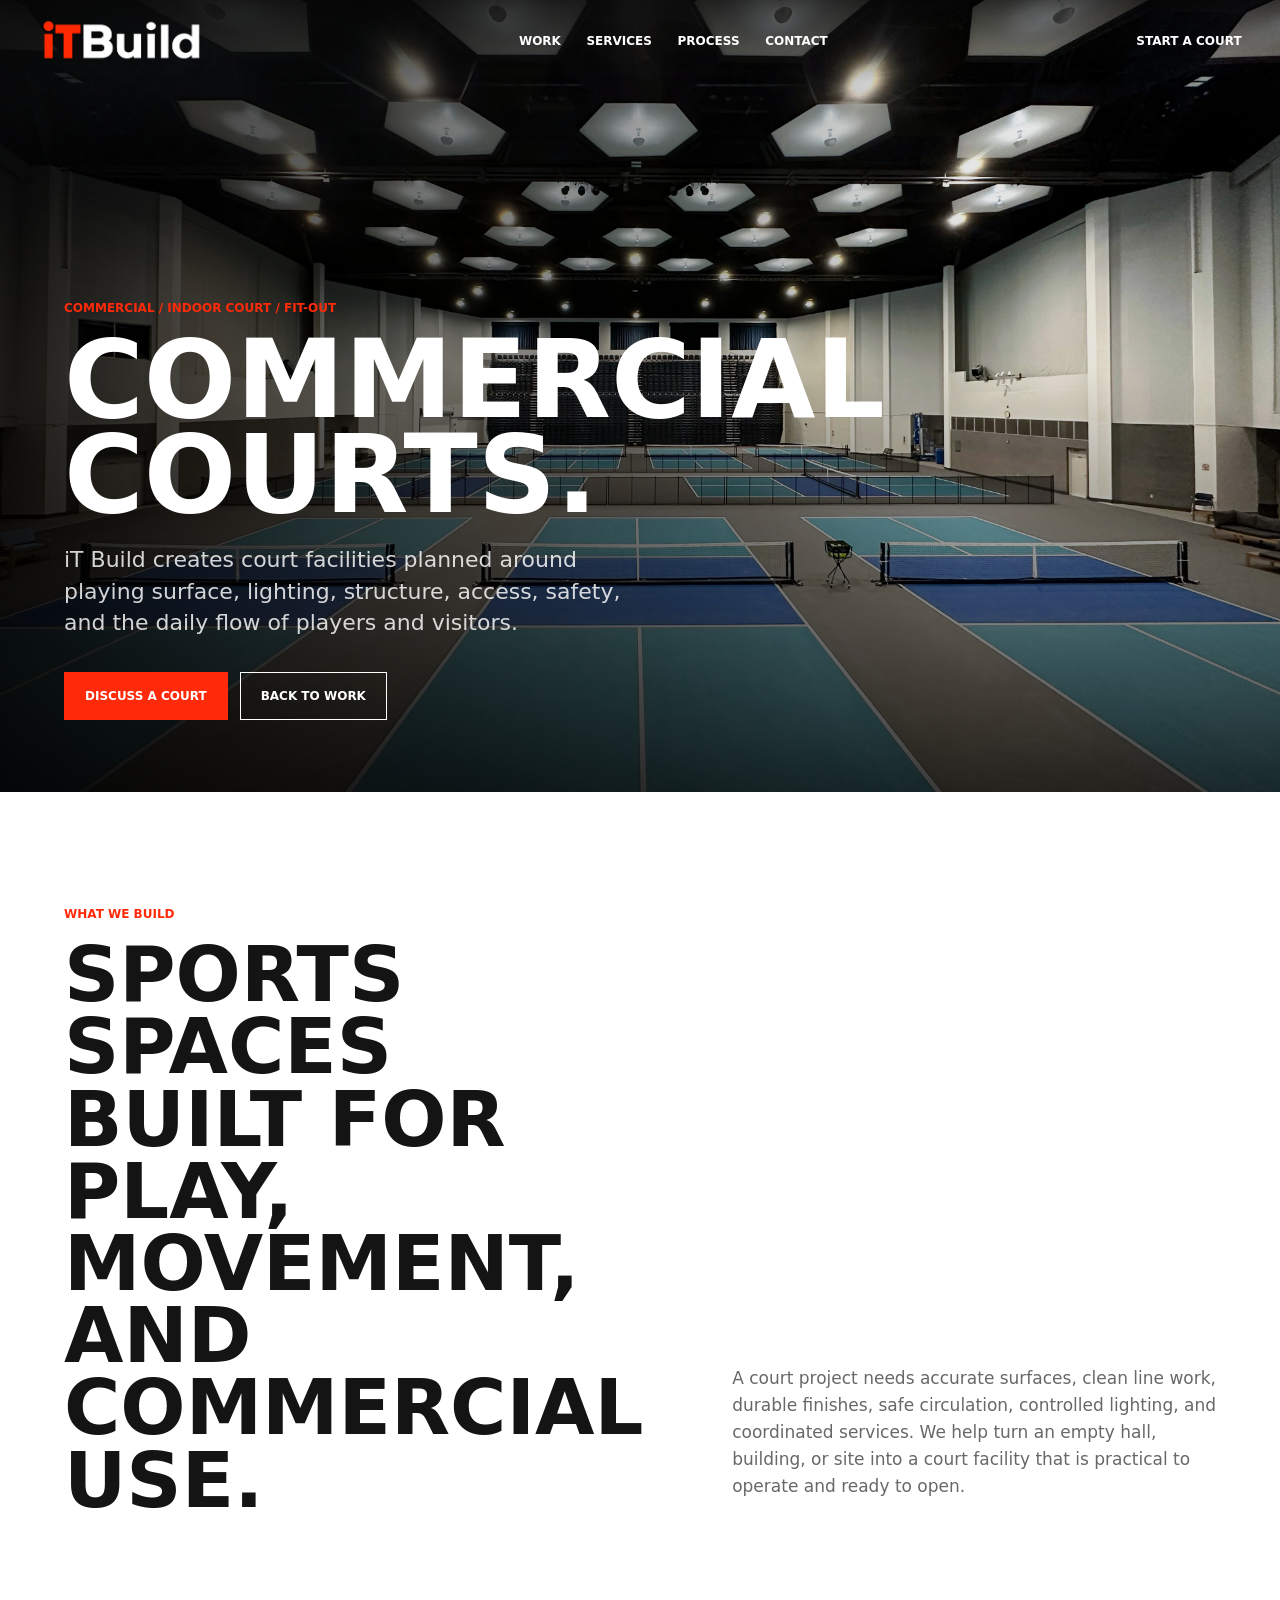
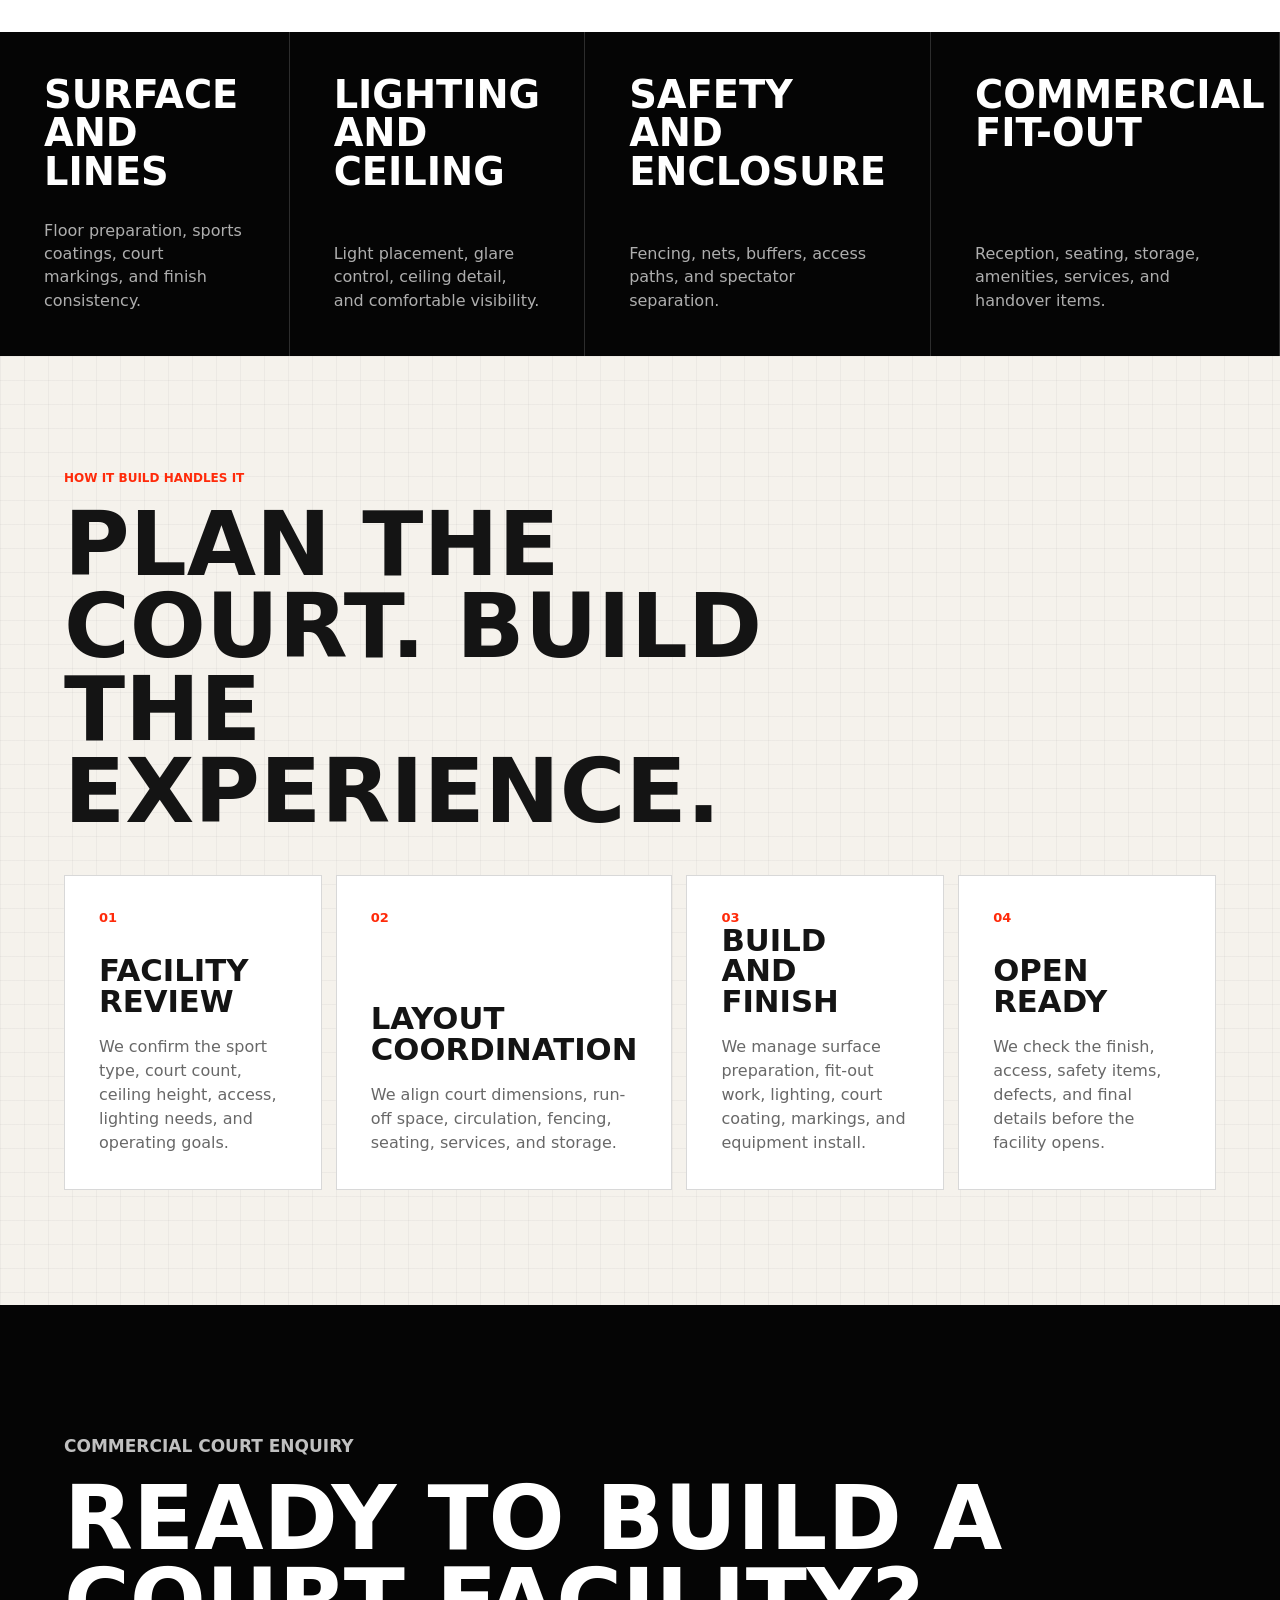
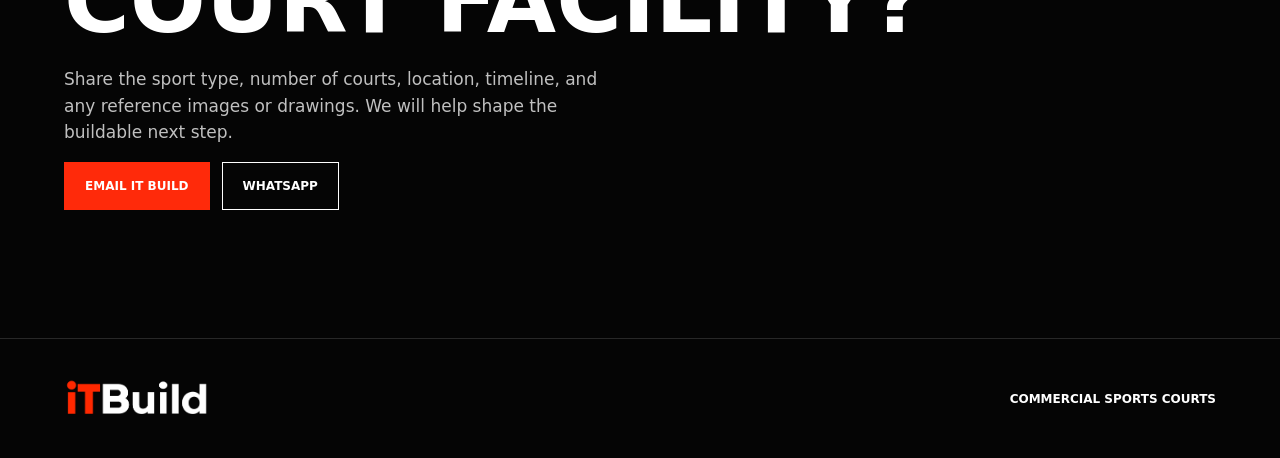
<file: 2026-06-16/files-mentioned-by-the-user-it/outputs/it-build-site/courts.html>
<!doctype html>
<html lang="en">
  <head>
    <meta charset="utf-8" />
    <meta name="viewport" content="width=device-width, initial-scale=1" />
    <title>Commercial Sports Courts | iT Build</title>
    <meta
      name="description"
      content="iT Build plans and builds commercial sports courts, indoor court facilities, flooring, lighting, enclosures, and handover-ready recreation spaces."
    />
    <link rel="icon" type="image/png" href="assets/favicon.png" />
    <link rel="stylesheet" href="styles.css?v=8" />
  </head>
  <body>
    <header class="site-header" aria-label="Primary navigation">
      <a class="brand" href="index.html" aria-label="iT Build home">
        <img src="assets/it-build-logo-transparent.png" alt="iT Build" />
      </a>
      <nav class="nav-links" aria-label="Site">
        <a href="index.html#work">Work</a>
        <a href="index.html#services">Services</a>
        <a href="index.html#process">Process</a>
        <a href="#courts-contact">Contact</a>
      </nav>
      <a class="header-cta" href="#courts-contact">Start a Court</a>
    </header>

    <main id="top">
      <section class="detail-hero courts-hero" aria-label="Commercial sports courts">
        <div class="detail-hero-media" aria-hidden="true"></div>
        <div class="detail-hero-shade" aria-hidden="true"></div>
        <div class="detail-hero-content">
          <p class="eyebrow">Commercial / indoor court / fit-out</p>
          <h1>Commercial courts.</h1>
          <p>
            iT Build creates court facilities planned around playing surface,
            lighting, structure, access, safety, and the daily flow of players
            and visitors.
          </p>
          <div class="hero-actions">
            <a class="button button-primary" href="#courts-contact">Discuss a court</a>
            <a class="button button-ghost" href="index.html#work">Back to work</a>
          </div>
        </div>
      </section>

      <section class="detail-intro section-pad">
        <div class="detail-intro-grid">
          <div>
            <p class="eyebrow">What we build</p>
            <h2>Sports spaces built for play, movement, and commercial use.</h2>
          </div>
          <p>
            A court project needs accurate surfaces, clean line work, durable
            finishes, safe circulation, controlled lighting, and coordinated
            services. We help turn an empty hall, building, or site into a court
            facility that is practical to operate and ready to open.
          </p>
        </div>
      </section>

      <section class="warehouse-points court-points" aria-label="Commercial court construction priorities">
        <div>
          <strong>Surface and lines</strong>
          <span>Floor preparation, sports coatings, court markings, and finish consistency.</span>
        </div>
        <div>
          <strong>Lighting and ceiling</strong>
          <span>Light placement, glare control, ceiling detail, and comfortable visibility.</span>
        </div>
        <div>
          <strong>Safety and enclosure</strong>
          <span>Fencing, nets, buffers, access paths, and spectator separation.</span>
        </div>
        <div>
          <strong>Commercial fit-out</strong>
          <span>Reception, seating, storage, amenities, services, and handover items.</span>
        </div>
      </section>

      <section class="warehouse-method section-pad">
        <div class="section-heading compact">
          <p class="eyebrow">How iT Build handles it</p>
          <h2>Plan the court. Build the experience.</h2>
        </div>
        <div class="method-grid">
          <article>
            <span>01</span>
            <h3>Facility review</h3>
            <p>We confirm the sport type, court count, ceiling height, access, lighting needs, and operating goals.</p>
          </article>
          <article>
            <span>02</span>
            <h3>Layout coordination</h3>
            <p>We align court dimensions, run-off space, circulation, fencing, seating, services, and storage.</p>
          </article>
          <article>
            <span>03</span>
            <h3>Build and finish</h3>
            <p>We manage surface preparation, fit-out work, lighting, court coating, markings, and equipment install.</p>
          </article>
          <article>
            <span>04</span>
            <h3>Open ready</h3>
            <p>We check the finish, access, safety items, defects, and final details before the facility opens.</p>
          </article>
        </div>
      </section>

      <section id="courts-contact" class="contact">
        <div class="contact-inner">
          <p class="eyebrow">Commercial court enquiry</p>
          <h2>Ready to build a court facility?</h2>
          <p>
            Share the sport type, number of courts, location, timeline, and any
            reference images or drawings. We will help shape the buildable next
            step.
          </p>
          <div class="contact-actions">
            <a class="button button-primary" href="mailto:hello@itbuild.com?subject=Commercial%20court%20enquiry%20for%20iT%20Build">Email iT Build</a>
            <a class="button button-ghost light" href="https://wa.me/628115747001" target="_blank" rel="noopener">Whatsapp</a>
          </div>
        </div>
      </section>
    </main>

    <footer class="footer">
      <img src="assets/it-build-logo-transparent.png" alt="iT Build" />
      <span>Commercial sports courts</span>
    </footer>

    <script src="script.js?v=2"></script>
  </body>
</html>
</file>
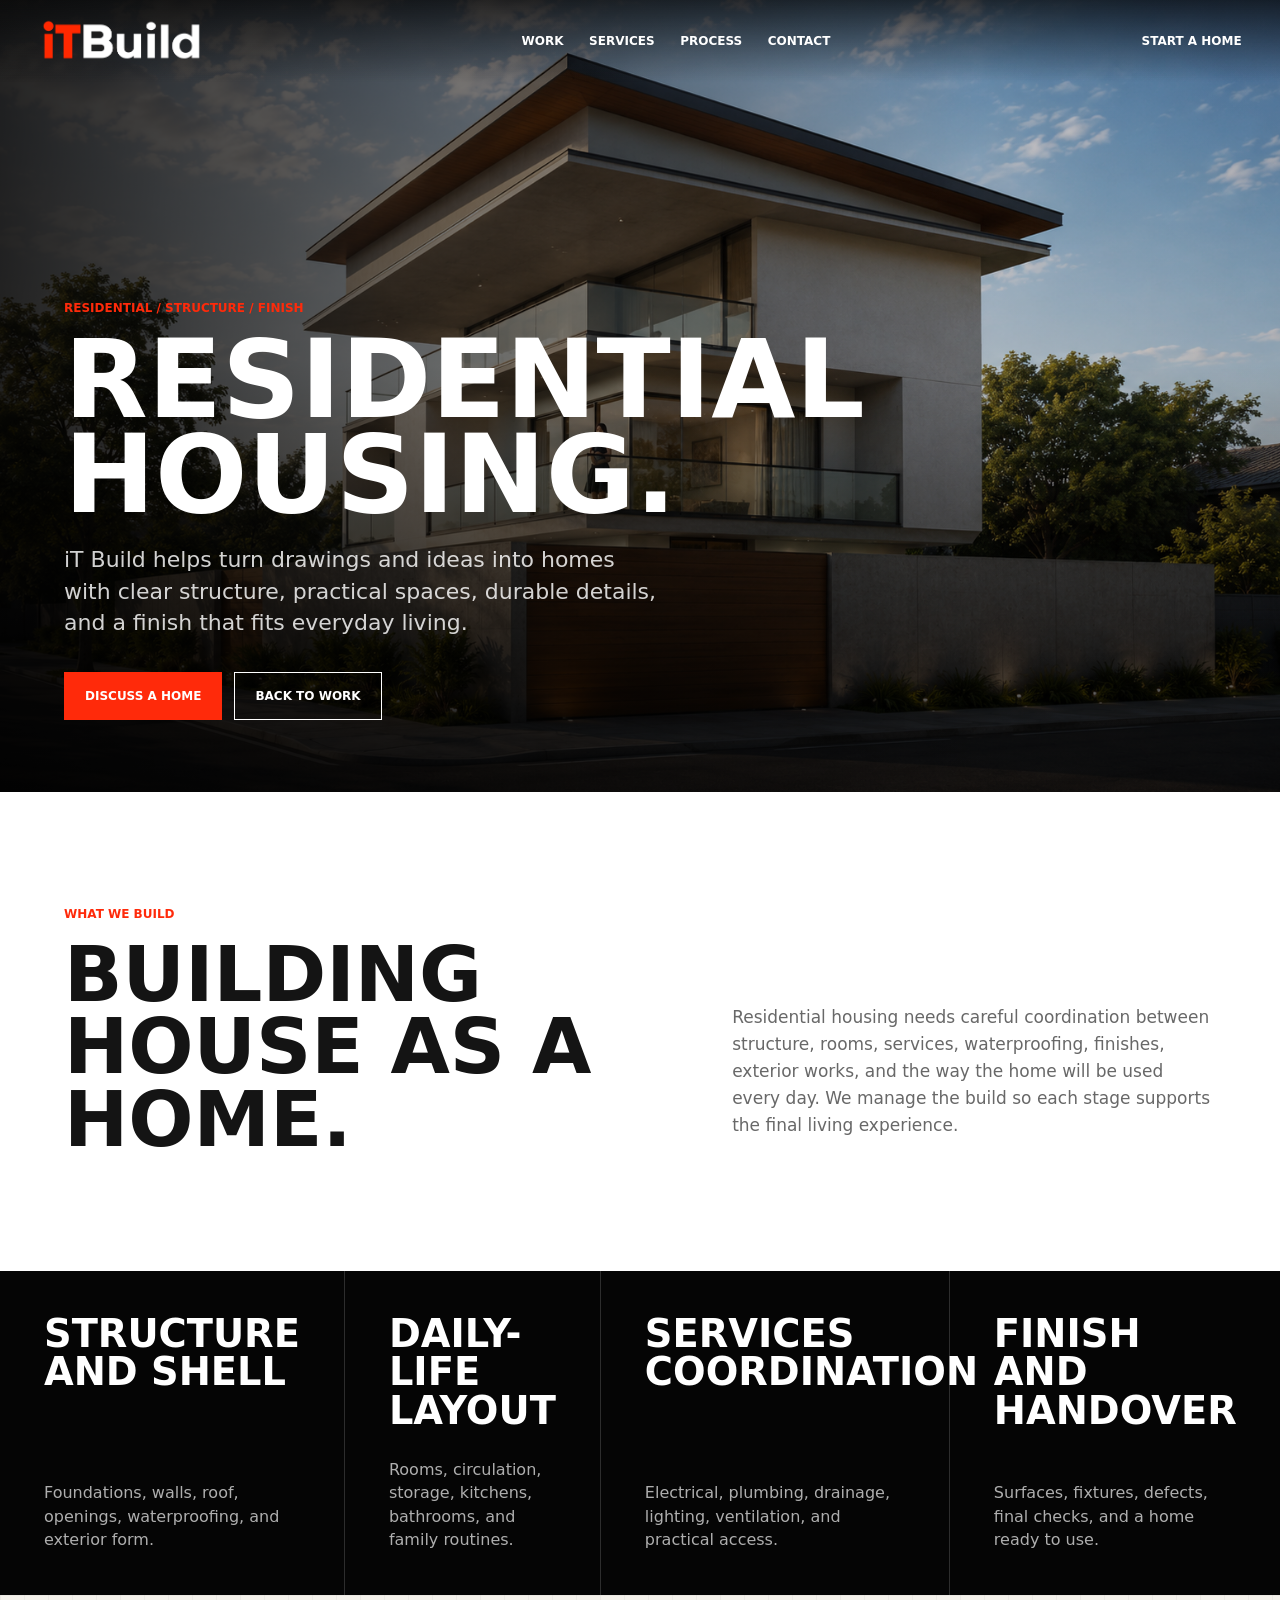
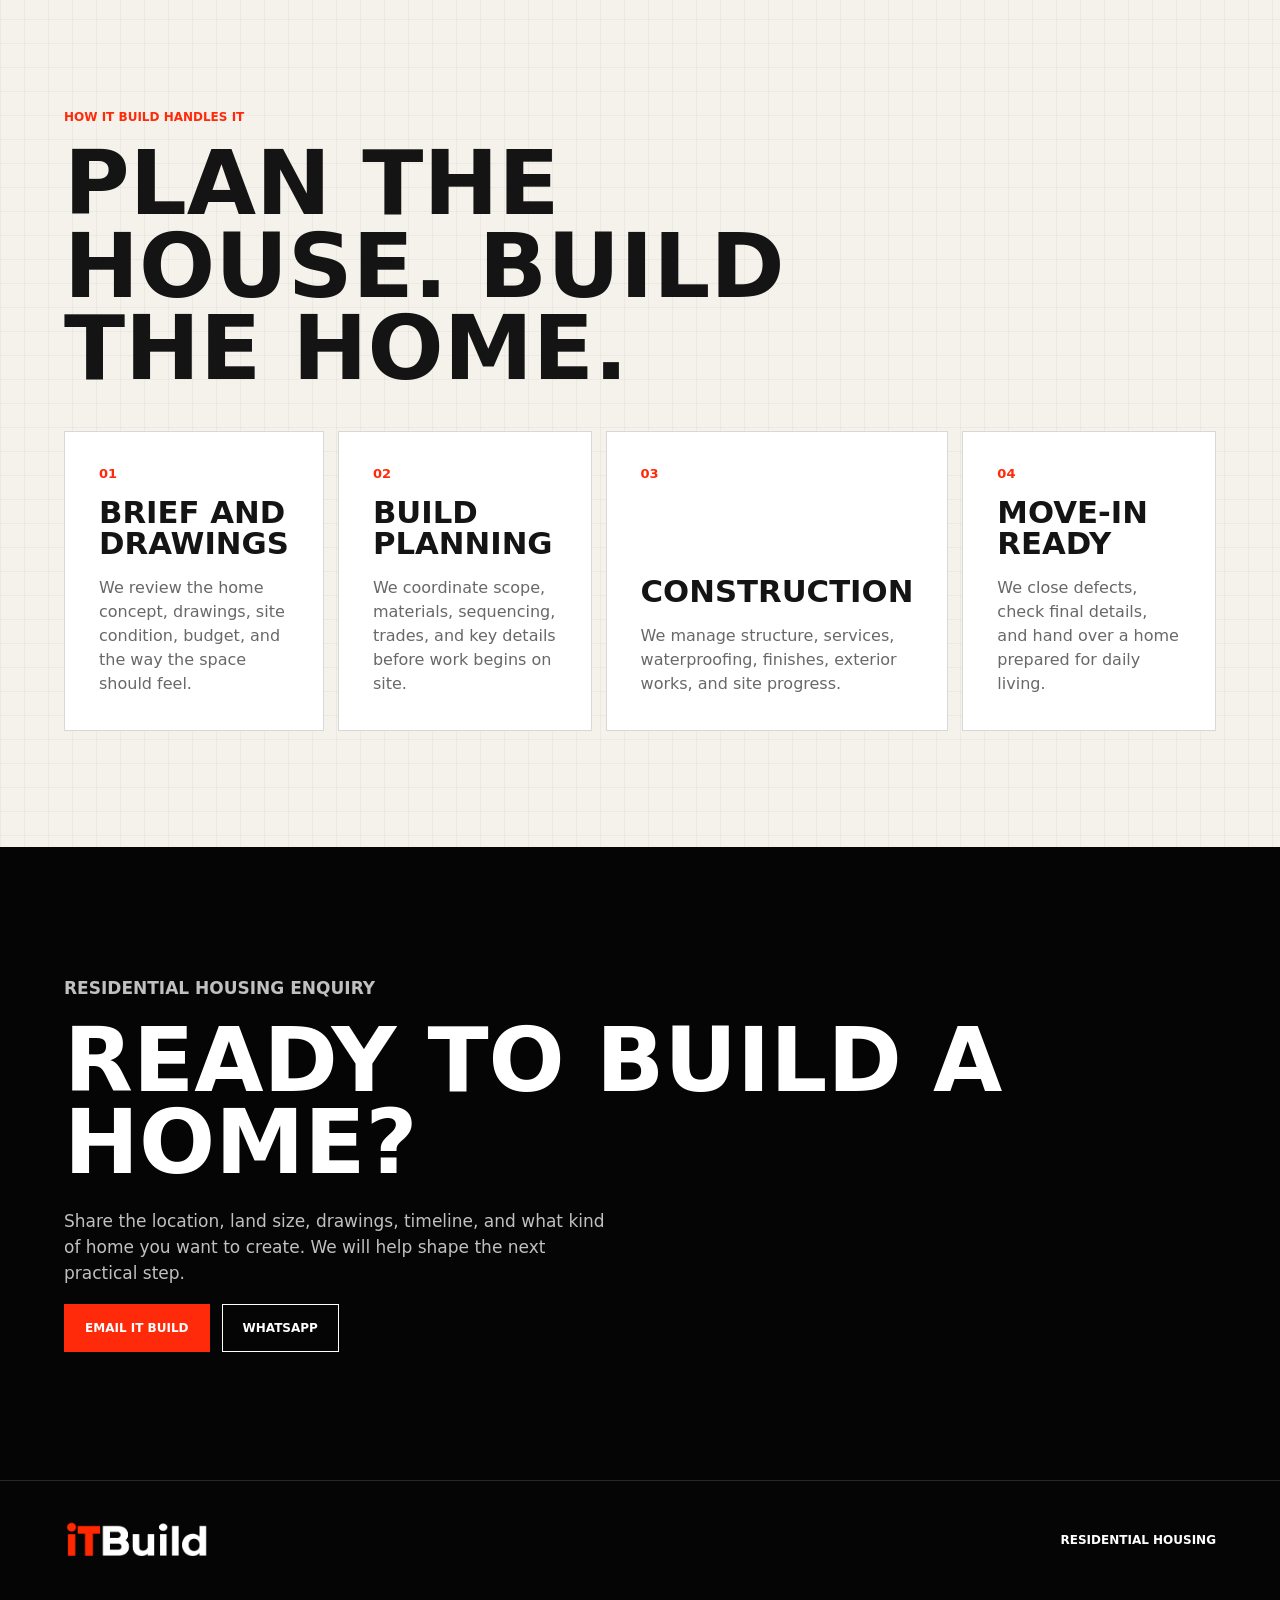
<file: 2026-06-16/files-mentioned-by-the-user-it/outputs/it-build-site/housing.html>
<!doctype html>
<html lang="en">
  <head>
    <meta charset="utf-8" />
    <meta name="viewport" content="width=device-width, initial-scale=1" />
    <title>Residential Housing | iT Build</title>
    <meta
      name="description"
      content="iT Build plans and builds residential housing with practical coordination, durable construction, and homes shaped around daily life."
    />
    <link rel="icon" type="image/png" href="assets/favicon.png" />
    <link rel="stylesheet" href="styles.css?v=12" />
  </head>
  <body>
    <header class="site-header" aria-label="Primary navigation">
      <a class="brand" href="index.html" aria-label="iT Build home">
        <img src="assets/it-build-logo-transparent.png" alt="iT Build" />
      </a>
      <nav class="nav-links" aria-label="Site">
        <a href="index.html#work">Work</a>
        <a href="index.html#services">Services</a>
        <a href="index.html#process">Process</a>
        <a href="#housing-contact">Contact</a>
      </nav>
      <a class="header-cta" href="#housing-contact">Start a Home</a>
    </header>

    <main id="top">
      <section class="detail-hero housing-hero" aria-label="Residential housing">
        <div class="detail-hero-media" aria-hidden="true"></div>
        <div class="detail-hero-shade" aria-hidden="true"></div>
        <div class="detail-hero-content">
          <p class="eyebrow">Residential / structure / finish</p>
          <h1>Residential housing.</h1>
          <p>
            iT Build helps turn drawings and ideas into homes with clear
            structure, practical spaces, durable details, and a finish that fits
            everyday living.
          </p>
          <div class="hero-actions">
            <a class="button button-primary" href="#housing-contact">Discuss a home</a>
            <a class="button button-ghost" href="index.html#work">Back to work</a>
          </div>
        </div>
      </section>

      <section class="detail-intro section-pad">
        <div class="detail-intro-grid">
          <div>
            <p class="eyebrow">What we build</p>
            <h2>Building house as a Home.</h2>
          </div>
          <p>
            Residential housing needs careful coordination between structure,
            rooms, services, waterproofing, finishes, exterior works, and the
            way the home will be used every day. We manage the build so each
            stage supports the final living experience.
          </p>
        </div>
      </section>

      <section class="warehouse-points housing-points" aria-label="Residential housing construction priorities">
        <div>
          <strong>Structure and shell</strong>
          <span>Foundations, walls, roof, openings, waterproofing, and exterior form.</span>
        </div>
        <div>
          <strong>Daily-life layout</strong>
          <span>Rooms, circulation, storage, kitchens, bathrooms, and family routines.</span>
        </div>
        <div>
          <strong>Services coordination</strong>
          <span>Electrical, plumbing, drainage, lighting, ventilation, and practical access.</span>
        </div>
        <div>
          <strong>Finish and handover</strong>
          <span>Surfaces, fixtures, defects, final checks, and a home ready to use.</span>
        </div>
      </section>

      <section class="warehouse-method section-pad">
        <div class="section-heading compact">
          <p class="eyebrow">How iT Build handles it</p>
          <h2>Plan the house. Build the home.</h2>
        </div>
        <div class="method-grid">
          <article>
            <span>01</span>
            <h3>Brief and drawings</h3>
            <p>We review the home concept, drawings, site condition, budget, and the way the space should feel.</p>
          </article>
          <article>
            <span>02</span>
            <h3>Build planning</h3>
            <p>We coordinate scope, materials, sequencing, trades, and key details before work begins on site.</p>
          </article>
          <article>
            <span>03</span>
            <h3>Construction</h3>
            <p>We manage structure, services, waterproofing, finishes, exterior works, and site progress.</p>
          </article>
          <article>
            <span>04</span>
            <h3>Move-in ready</h3>
            <p>We close defects, check final details, and hand over a home prepared for daily living.</p>
          </article>
        </div>
      </section>

      <section id="housing-contact" class="contact">
        <div class="contact-inner">
          <p class="eyebrow">Residential housing enquiry</p>
          <h2>Ready to build a home?</h2>
          <p>
            Share the location, land size, drawings, timeline, and what kind of
            home you want to create. We will help shape the next practical step.
          </p>
          <div class="contact-actions">
            <a class="button button-primary" href="mailto:hello@itbuild.com?subject=Residential%20housing%20enquiry%20for%20iT%20Build">Email iT Build</a>
            <a class="button button-ghost light" href="https://wa.me/628115747001" target="_blank" rel="noopener">Whatsapp</a>
          </div>
        </div>
      </section>
    </main>

    <footer class="footer">
      <img src="assets/it-build-logo-transparent.png" alt="iT Build" />
      <span>Residential housing</span>
    </footer>

    <script src="script.js?v=2"></script>
  </body>
</html>
</file>
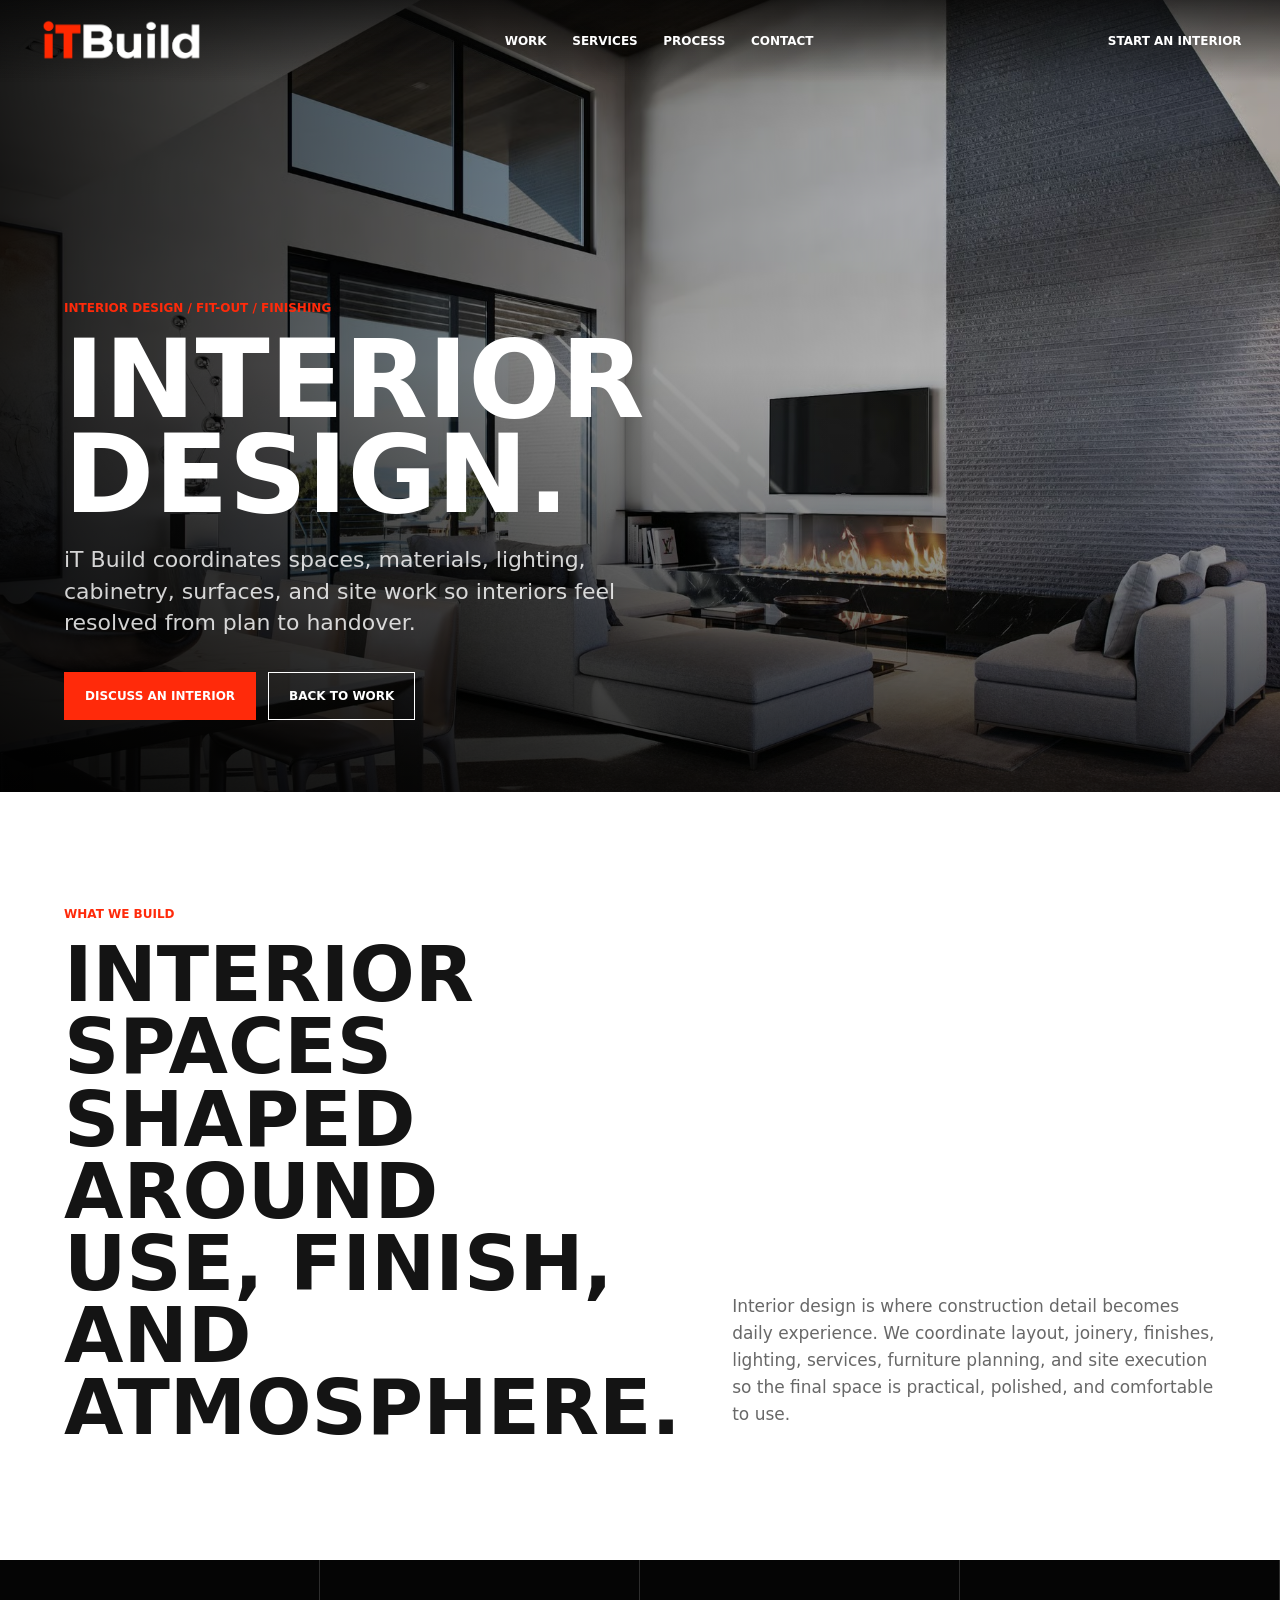
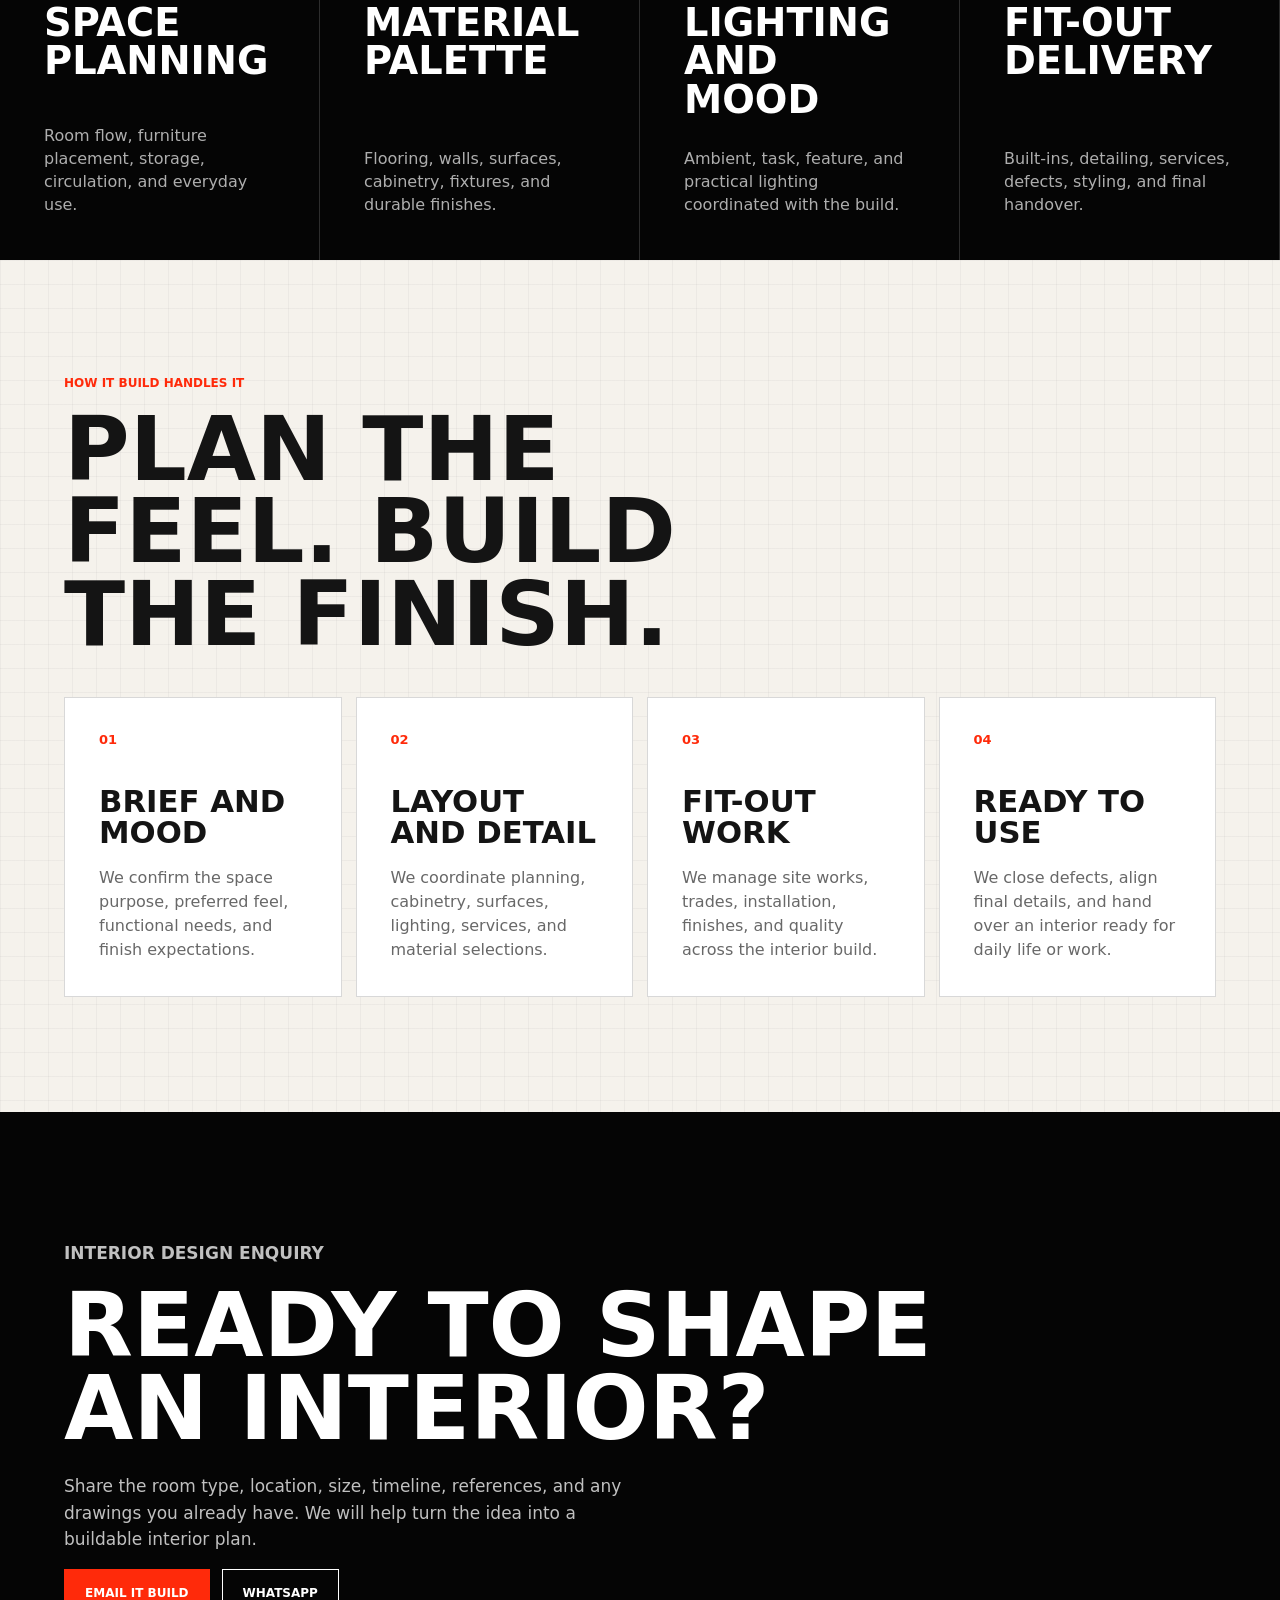
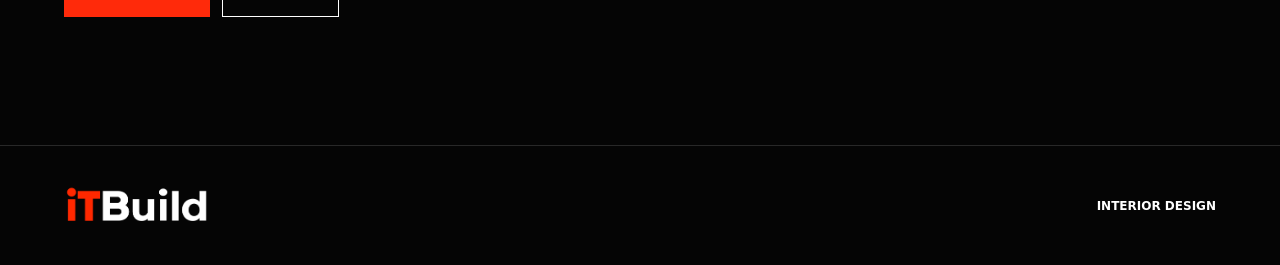
<file: 2026-06-16/files-mentioned-by-the-user-it/outputs/it-build-site/interior.html>
<!doctype html>
<html lang="en">
  <head>
    <meta charset="utf-8" />
    <meta name="viewport" content="width=device-width, initial-scale=1" />
    <title>Interior Design | iT Build</title>
    <meta
      name="description"
      content="iT Build plans and delivers interior design, fit-out, finishes, built-ins, lighting, and handover-ready interior environments."
    />
    <link rel="icon" type="image/png" href="assets/favicon.png" />
    <link rel="stylesheet" href="styles.css?v=15" />
  </head>
  <body>
    <header class="site-header" aria-label="Primary navigation">
      <a class="brand" href="index.html" aria-label="iT Build home">
        <img src="assets/it-build-logo-transparent.png" alt="iT Build" />
      </a>
      <nav class="nav-links" aria-label="Site">
        <a href="index.html#work">Work</a>
        <a href="index.html#services">Services</a>
        <a href="index.html#process">Process</a>
        <a href="#interior-contact">Contact</a>
      </nav>
      <a class="header-cta" href="#interior-contact">Start an Interior</a>
    </header>

    <main id="top">
      <section class="detail-hero interior-hero" aria-label="Interior design">
        <div class="detail-hero-media" aria-hidden="true"></div>
        <div class="detail-hero-shade" aria-hidden="true"></div>
        <div class="detail-hero-content">
          <p class="eyebrow">Interior design / fit-out / finishing</p>
          <h1>Interior design.</h1>
          <p>
            iT Build coordinates spaces, materials, lighting, cabinetry,
            surfaces, and site work so interiors feel resolved from plan to
            handover.
          </p>
          <div class="hero-actions">
            <a class="button button-primary" href="#interior-contact">Discuss an interior</a>
            <a class="button button-ghost" href="index.html#work">Back to work</a>
          </div>
        </div>
      </section>

      <section class="detail-intro section-pad">
        <div class="detail-intro-grid">
          <div>
            <p class="eyebrow">What we build</p>
            <h2>Interior spaces shaped around use, finish, and atmosphere.</h2>
          </div>
          <p>
            Interior design is where construction detail becomes daily
            experience. We coordinate layout, joinery, finishes, lighting,
            services, furniture planning, and site execution so the final space
            is practical, polished, and comfortable to use.
          </p>
        </div>
      </section>

      <section class="warehouse-points interior-points" aria-label="Interior design priorities">
        <div>
          <strong>Space planning</strong>
          <span>Room flow, furniture placement, storage, circulation, and everyday use.</span>
        </div>
        <div>
          <strong>Material palette</strong>
          <span>Flooring, walls, surfaces, cabinetry, fixtures, and durable finishes.</span>
        </div>
        <div>
          <strong>Lighting and mood</strong>
          <span>Ambient, task, feature, and practical lighting coordinated with the build.</span>
        </div>
        <div>
          <strong>Fit-out delivery</strong>
          <span>Built-ins, detailing, services, defects, styling, and final handover.</span>
        </div>
      </section>

      <section class="warehouse-method section-pad">
        <div class="section-heading compact">
          <p class="eyebrow">How iT Build handles it</p>
          <h2>Plan the feel. Build the finish.</h2>
        </div>
        <div class="method-grid">
          <article>
            <span>01</span>
            <h3>Brief and mood</h3>
            <p>We confirm the space purpose, preferred feel, functional needs, and finish expectations.</p>
          </article>
          <article>
            <span>02</span>
            <h3>Layout and detail</h3>
            <p>We coordinate planning, cabinetry, surfaces, lighting, services, and material selections.</p>
          </article>
          <article>
            <span>03</span>
            <h3>Fit-out work</h3>
            <p>We manage site works, trades, installation, finishes, and quality across the interior build.</p>
          </article>
          <article>
            <span>04</span>
            <h3>Ready to use</h3>
            <p>We close defects, align final details, and hand over an interior ready for daily life or work.</p>
          </article>
        </div>
      </section>

      <section id="interior-contact" class="contact">
        <div class="contact-inner">
          <p class="eyebrow">Interior design enquiry</p>
          <h2>Ready to shape an interior?</h2>
          <p>
            Share the room type, location, size, timeline, references, and any
            drawings you already have. We will help turn the idea into a
            buildable interior plan.
          </p>
          <div class="contact-actions">
            <a class="button button-primary" href="mailto:hello@itbuild.com?subject=Interior%20design%20enquiry%20for%20iT%20Build">Email iT Build</a>
            <a class="button button-ghost light" href="https://wa.me/628115747001" target="_blank" rel="noopener">Whatsapp</a>
          </div>
        </div>
      </section>
    </main>

    <footer class="footer">
      <img src="assets/it-build-logo-transparent.png" alt="iT Build" />
      <span>Interior design</span>
    </footer>

    <script src="script.js?v=2"></script>
  </body>
</html>
</file>
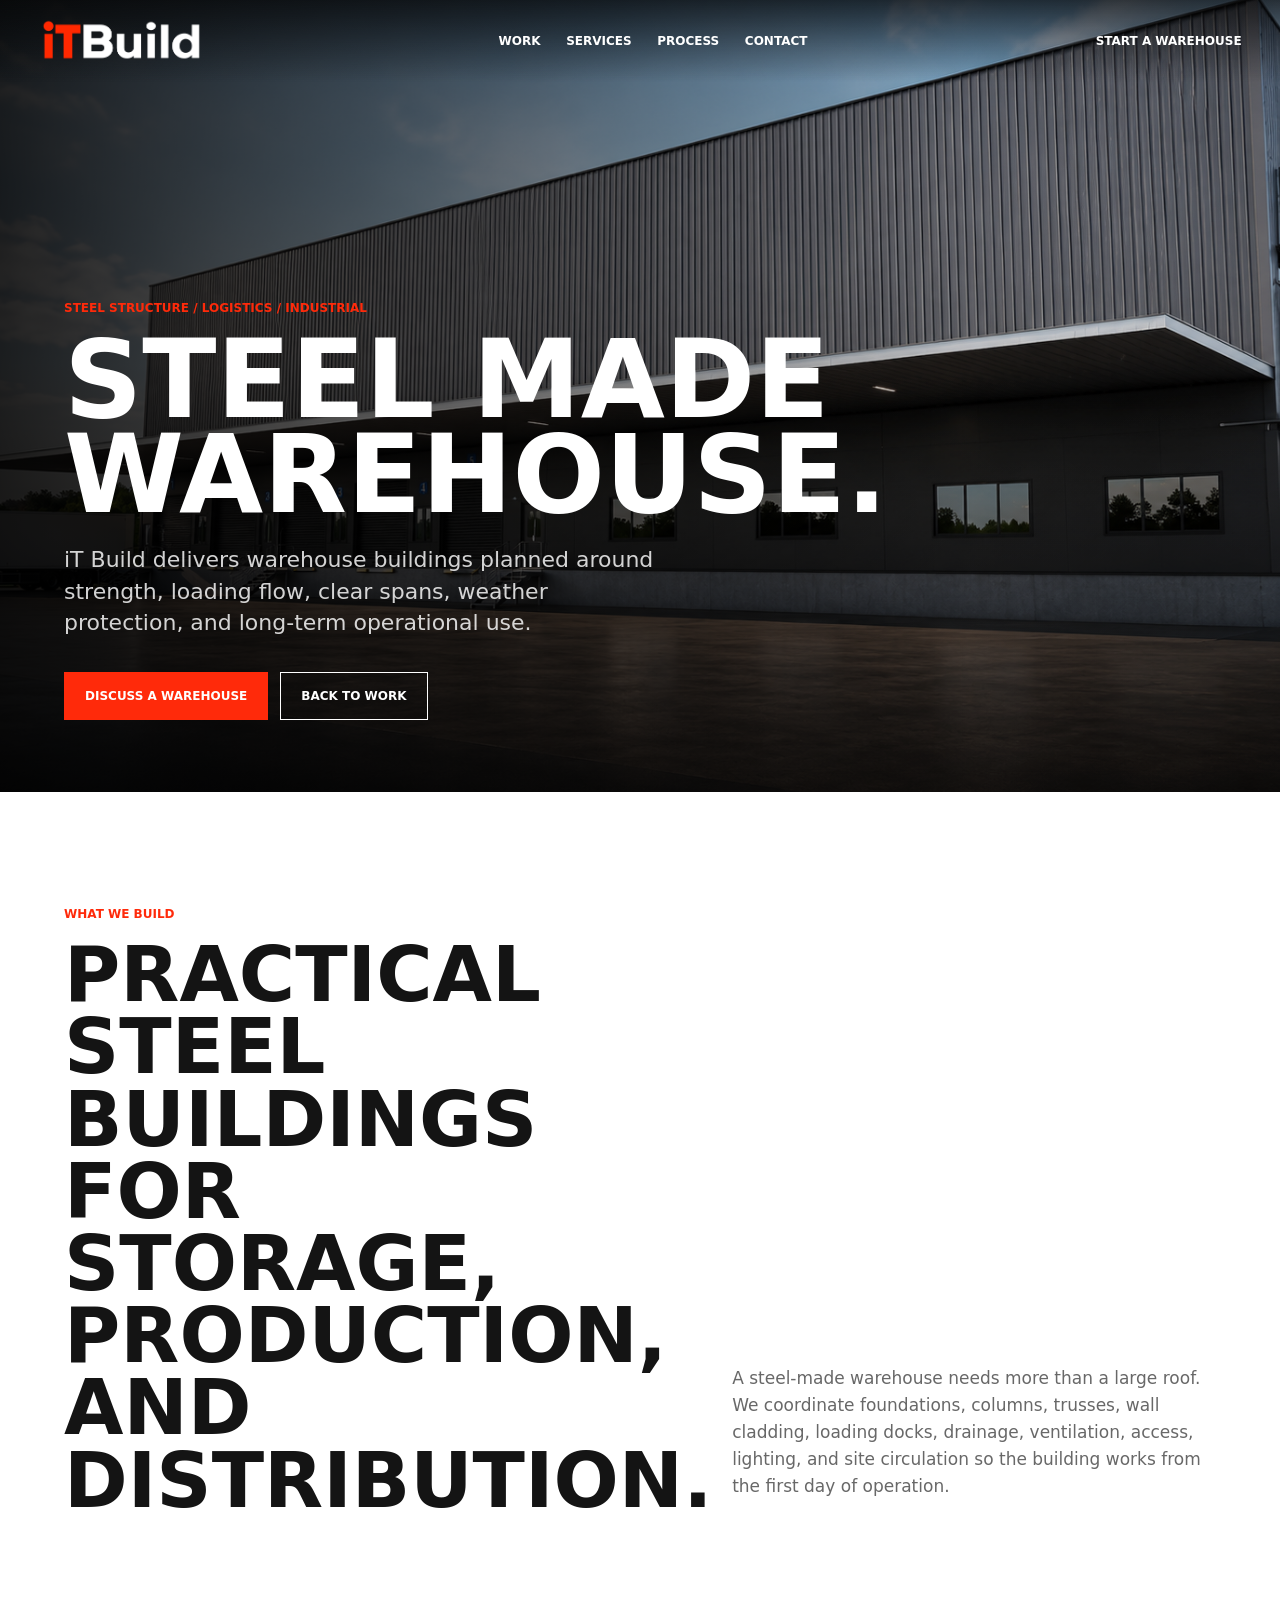
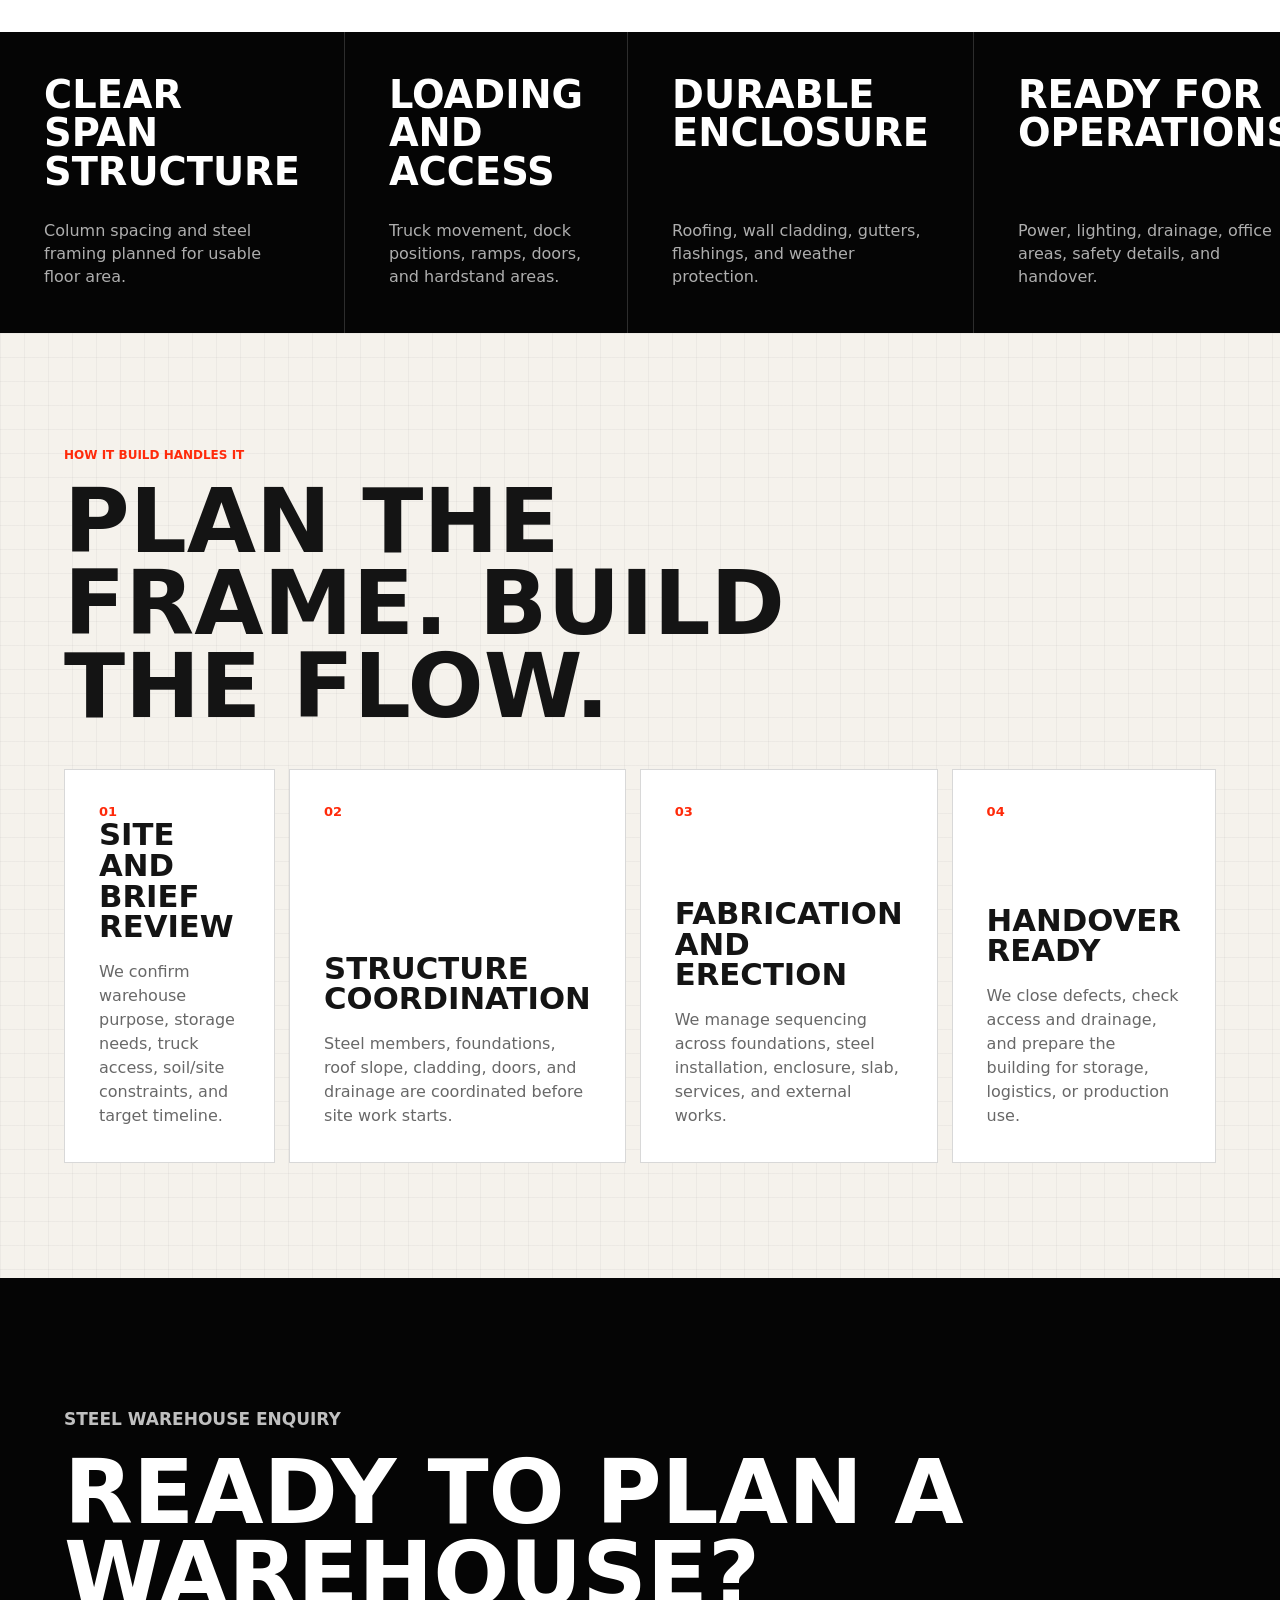
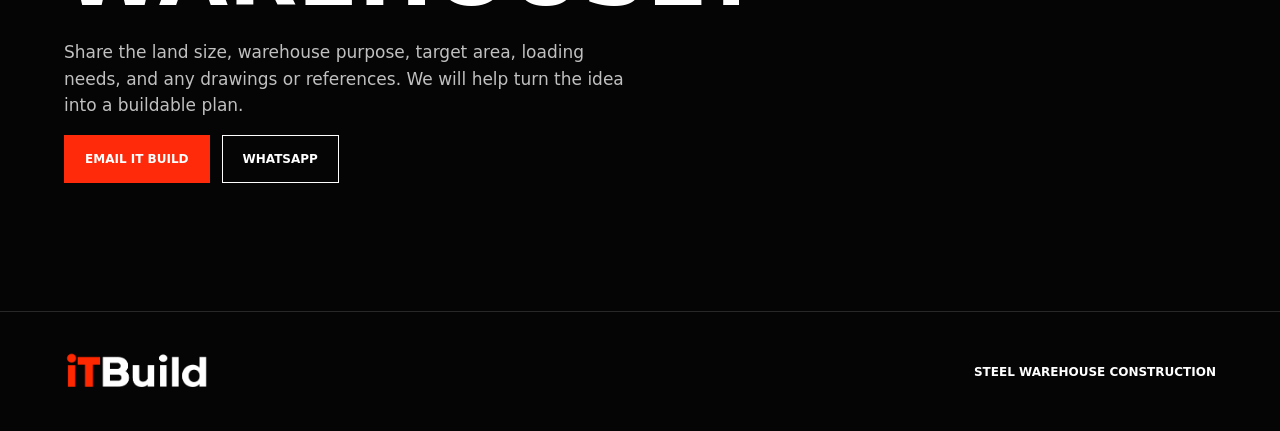
<file: 2026-06-16/files-mentioned-by-the-user-it/outputs/it-build-site/warehouse.html>
<!doctype html>
<html lang="en">
  <head>
    <meta charset="utf-8" />
    <meta name="viewport" content="width=device-width, initial-scale=1" />
    <title>Steel Made Warehouse | iT Build</title>
    <meta
      name="description"
      content="iT Build plans and constructs steel made warehouses with structural coordination, efficient loading areas, durable cladding, and practical handover."
    />
    <link rel="icon" type="image/png" href="assets/favicon.png" />
    <link rel="stylesheet" href="styles.css?v=7" />
  </head>
  <body>
    <header class="site-header" aria-label="Primary navigation">
      <a class="brand" href="index.html" aria-label="iT Build home">
        <img src="assets/it-build-logo-transparent.png" alt="iT Build" />
      </a>
      <nav class="nav-links" aria-label="Site">
        <a href="index.html#work">Work</a>
        <a href="index.html#services">Services</a>
        <a href="index.html#process">Process</a>
        <a href="#warehouse-contact">Contact</a>
      </nav>
      <a class="header-cta" href="#warehouse-contact">Start a Warehouse</a>
    </header>

    <main id="top">
      <section class="detail-hero warehouse-hero" aria-label="Steel made warehouse">
        <div class="detail-hero-media" aria-hidden="true"></div>
        <div class="detail-hero-shade" aria-hidden="true"></div>
        <div class="detail-hero-content">
          <p class="eyebrow">Steel structure / logistics / industrial</p>
          <h1>Steel made warehouse.</h1>
          <p>
            iT Build delivers warehouse buildings planned around strength,
            loading flow, clear spans, weather protection, and long-term
            operational use.
          </p>
          <div class="hero-actions">
            <a class="button button-primary" href="#warehouse-contact">Discuss a warehouse</a>
            <a class="button button-ghost" href="index.html#work">Back to work</a>
          </div>
        </div>
      </section>

      <section class="detail-intro section-pad">
        <div class="detail-intro-grid">
          <div>
            <p class="eyebrow">What we build</p>
            <h2>Practical steel buildings for storage, production, and distribution.</h2>
          </div>
          <p>
            A steel-made warehouse needs more than a large roof. We coordinate
            foundations, columns, trusses, wall cladding, loading docks, drainage,
            ventilation, access, lighting, and site circulation so the building
            works from the first day of operation.
          </p>
        </div>
      </section>

      <section class="warehouse-points" aria-label="Warehouse construction priorities">
        <div>
          <strong>Clear span structure</strong>
          <span>Column spacing and steel framing planned for usable floor area.</span>
        </div>
        <div>
          <strong>Loading and access</strong>
          <span>Truck movement, dock positions, ramps, doors, and hardstand areas.</span>
        </div>
        <div>
          <strong>Durable enclosure</strong>
          <span>Roofing, wall cladding, gutters, flashings, and weather protection.</span>
        </div>
        <div>
          <strong>Ready for operations</strong>
          <span>Power, lighting, drainage, office areas, safety details, and handover.</span>
        </div>
      </section>

      <section class="warehouse-method section-pad">
        <div class="section-heading compact">
          <p class="eyebrow">How iT Build handles it</p>
          <h2>Plan the frame. Build the flow.</h2>
        </div>
        <div class="method-grid">
          <article>
            <span>01</span>
            <h3>Site and brief review</h3>
            <p>We confirm warehouse purpose, storage needs, truck access, soil/site constraints, and target timeline.</p>
          </article>
          <article>
            <span>02</span>
            <h3>Structure coordination</h3>
            <p>Steel members, foundations, roof slope, cladding, doors, and drainage are coordinated before site work starts.</p>
          </article>
          <article>
            <span>03</span>
            <h3>Fabrication and erection</h3>
            <p>We manage sequencing across foundations, steel installation, enclosure, slab, services, and external works.</p>
          </article>
          <article>
            <span>04</span>
            <h3>Handover ready</h3>
            <p>We close defects, check access and drainage, and prepare the building for storage, logistics, or production use.</p>
          </article>
        </div>
      </section>

      <section id="warehouse-contact" class="contact">
        <div class="contact-inner">
          <p class="eyebrow">Steel warehouse enquiry</p>
          <h2>Ready to plan a warehouse?</h2>
          <p>
            Share the land size, warehouse purpose, target area, loading needs,
            and any drawings or references. We will help turn the idea into a
            buildable plan.
          </p>
          <div class="contact-actions">
            <a class="button button-primary" href="mailto:hello@itbuild.com?subject=Steel%20warehouse%20enquiry%20for%20iT%20Build">Email iT Build</a>
            <a class="button button-ghost light" href="https://wa.me/628115747001" target="_blank" rel="noopener">Whatsapp</a>
          </div>
        </div>
      </section>
    </main>

    <footer class="footer">
      <img src="assets/it-build-logo-transparent.png" alt="iT Build" />
      <span>Steel warehouse construction</span>
    </footer>

    <script src="script.js?v=2"></script>
  </body>
</html>
</file>
<file: 2026-06-16/files-mentioned-by-the-user-it/outputs/it-build-site/styles.css>
:root {
  --black: #050505;
  --ink: #141414;
  --muted: #686868;
  --line: #d8d8d8;
  --paper: #f5f2ec;
  --white: #ffffff;
  --red: #ff2a0a;
  --red-dark: #c51c06;
  --steel: #8c969b;
  --timber: #b8773f;
  --max: 1180px;
}

* {
  box-sizing: border-box;
}

html {
  scroll-behavior: smooth;
}

body {
  margin: 0;
  background: var(--paper);
  color: var(--ink);
  font-family: Inter, ui-sans-serif, system-ui, -apple-system, BlinkMacSystemFont, "Segoe UI", sans-serif;
}

a {
  color: inherit;
  text-decoration: none;
}

.site-header {
  position: fixed;
  top: 0;
  left: 0;
  right: 0;
  z-index: 20;
  display: grid;
  grid-template-columns: auto 1fr auto;
  align-items: center;
  gap: 28px;
  padding: 18px clamp(18px, 3vw, 42px);
  color: var(--white);
  background: linear-gradient(180deg, rgba(5, 5, 5, 0.72), rgba(5, 5, 5, 0));
}

.brand {
  display: block;
  width: clamp(116px, 14vw, 172px);
  height: 46px;
  overflow: hidden;
}

.brand img,
.footer img {
  width: 100%;
  height: 100%;
  object-fit: contain;
}

.nav-links {
  justify-self: center;
  display: flex;
  align-items: center;
  gap: clamp(14px, 2vw, 34px);
  font-size: 12px;
  font-weight: 800;
  letter-spacing: 0;
  text-transform: uppercase;
}

.nav-links a,
.header-cta {
  position: relative;
}

.nav-links a::after,
.header-cta::after {
  content: "";
  position: absolute;
  left: 0;
  right: 0;
  bottom: -6px;
  height: 2px;
  background: currentColor;
  transform: scaleX(0);
  transform-origin: left;
  transition: transform 180ms ease;
}

.nav-links a:hover::after,
.header-cta:hover::after {
  transform: scaleX(1);
}

.header-cta {
  font-size: 12px;
  font-weight: 900;
  text-transform: uppercase;
}

.hero {
  position: relative;
  min-height: 88svh;
  display: grid;
  align-items: end;
  overflow: hidden;
  background: var(--black);
  color: var(--white);
}

.hero-media,
.hero-shade {
  position: absolute;
  inset: 0;
}

.hero-media {
  background-image: url("assets/hero-construction.png");
  background-size: cover;
  background-position: center right;
  transform: scale(1.02);
}

.hero-shade {
  background:
    linear-gradient(90deg, rgba(0, 0, 0, 0.86) 0%, rgba(0, 0, 0, 0.55) 36%, rgba(0, 0, 0, 0.08) 70%),
    linear-gradient(0deg, rgba(0, 0, 0, 0.72) 0%, rgba(0, 0, 0, 0) 52%);
}

.hero-content {
  position: relative;
  width: min(820px, calc(100% - 36px));
  padding: 104px clamp(18px, 5vw, 72px) 58px;
}

.eyebrow,
.section-kicker {
  margin: 0 0 18px;
  color: var(--red);
  font-size: 12px;
  font-weight: 900;
  letter-spacing: 0;
  text-transform: uppercase;
}

h1,
h2,
h3,
p {
  margin-top: 0;
}

h1 {
  max-width: 740px;
  margin-bottom: 22px;
  font-size: clamp(54px, 8.5vw, 124px);
  line-height: 0.87;
  letter-spacing: 0;
  text-transform: uppercase;
}

.hero-copy {
  max-width: 520px;
  margin-bottom: 34px;
  color: rgba(255, 255, 255, 0.84);
  font-size: clamp(17px, 2vw, 22px);
  line-height: 1.4;
}

.hero-actions,
.contact-actions {
  display: flex;
  flex-wrap: wrap;
  gap: 12px;
}

.button {
  display: inline-flex;
  min-height: 48px;
  align-items: center;
  justify-content: center;
  padding: 0 20px;
  border: 1px solid currentColor;
  font-size: 12px;
  font-weight: 900;
  text-transform: uppercase;
  transition: transform 180ms ease, background 180ms ease, color 180ms ease, border-color 180ms ease;
}

.button:hover {
  transform: translateY(-2px);
}

.button-primary {
  border-color: var(--red);
  background: var(--red);
  color: var(--white);
}

.button-primary:hover {
  background: var(--red-dark);
  border-color: var(--red-dark);
}

.button-ghost {
  color: var(--white);
}

.button-ghost:hover {
  background: var(--white);
  color: var(--black);
}

.button-ghost.light:hover {
  background: var(--black);
  color: var(--white);
}

.hero-meta {
  position: absolute;
  right: clamp(18px, 3vw, 42px);
  bottom: 18px;
  display: flex;
  gap: 10px;
  color: rgba(255, 255, 255, 0.78);
  font-size: 11px;
  font-weight: 900;
  text-transform: uppercase;
}

.hero-meta span {
  border-top: 1px solid rgba(255, 255, 255, 0.44);
  padding-top: 10px;
}

.section-pad {
  padding: clamp(72px, 9vw, 128px) clamp(18px, 5vw, 72px);
}

.intro {
  position: relative;
  overflow: hidden;
  background:
    linear-gradient(rgba(255, 255, 255, 0.08) 1px, transparent 1px),
    linear-gradient(90deg, rgba(255, 255, 255, 0.08) 1px, transparent 1px),
    linear-gradient(rgba(255, 255, 255, 0.045) 1px, transparent 1px),
    linear-gradient(90deg, rgba(255, 255, 255, 0.045) 1px, transparent 1px),
    radial-gradient(circle at 76% 28%, rgba(255, 42, 10, 0.24), transparent 28%),
    linear-gradient(135deg, #102738 0%, #07131f 48%, #03070b 100%);
  background-size: 96px 96px, 96px 96px, 24px 24px, 24px 24px, auto, auto;
  color: var(--white);
}

.intro::before,
.intro::after {
  content: "";
  position: absolute;
  pointer-events: none;
}

.intro::before {
  width: min(46vw, 560px);
  aspect-ratio: 1.35;
  right: clamp(10px, 5vw, 70px);
  top: 50%;
  transform: translateY(-50%);
  opacity: 0.22;
  background:
    linear-gradient(135deg, transparent 46%, rgba(255, 255, 255, 0.95) 47%, rgba(255, 255, 255, 0.95) 49%, transparent 50%) 0 0 / 100% 55% no-repeat,
    linear-gradient(45deg, transparent 46%, rgba(255, 255, 255, 0.95) 47%, rgba(255, 255, 255, 0.95) 49%, transparent 50%) 0 0 / 100% 55% no-repeat,
    linear-gradient(rgba(255, 255, 255, 0.95), rgba(255, 255, 255, 0.95)) 9% 51% / 82% 2px no-repeat,
    linear-gradient(rgba(255, 255, 255, 0.95), rgba(255, 255, 255, 0.95)) 12% 51% / 2px 42% no-repeat,
    linear-gradient(rgba(255, 255, 255, 0.95), rgba(255, 255, 255, 0.95)) 88% 51% / 2px 42% no-repeat,
    linear-gradient(rgba(255, 255, 255, 0.95), rgba(255, 255, 255, 0.95)) 12% 93% / 76% 2px no-repeat;
}

.intro::after {
  inset: 18px;
  border: 1px solid rgba(255, 255, 255, 0.16);
  background:
    linear-gradient(90deg, transparent 0 8%, rgba(255, 255, 255, 0.28) 8% 8.2%, transparent 8.2% 100%),
    linear-gradient(0deg, transparent 0 18%, rgba(255, 255, 255, 0.22) 18% 18.2%, transparent 18.2% 100%);
}

.intro-grid {
  position: relative;
  z-index: 1;
  max-width: var(--max);
  display: grid;
  grid-template-columns: minmax(0, 1fr) minmax(300px, 0.72fr);
  gap: clamp(28px, 6vw, 88px);
  align-items: center;
}

.intro-copy {
  max-width: 780px;
}

.intro h2,
.section-heading h2,
.process-title h2,
.contact h2 {
  margin-bottom: 0;
  font-size: clamp(42px, 7vw, 104px);
  line-height: 0.92;
  letter-spacing: 0;
  text-transform: uppercase;
}

.intro p,
.work-copy p,
.contact p,
.timeline p {
  color: var(--muted);
  font-size: 17px;
  line-height: 1.55;
}

.intro p {
  max-width: 560px;
  margin-top: 24px;
  margin-bottom: 0;
  color: rgba(255, 255, 255, 0.75);
}

.blueprint-card {
  position: relative;
  min-height: 370px;
  display: flex;
  flex-direction: column;
  justify-content: space-between;
  padding: clamp(24px, 3vw, 38px);
  border: 1px solid rgba(255, 255, 255, 0.28);
  background:
    linear-gradient(135deg, rgba(255, 255, 255, 0.14), rgba(255, 255, 255, 0.02)),
    rgba(6, 18, 30, 0.54);
  box-shadow: inset 0 0 0 1px rgba(255, 255, 255, 0.08);
}

.blueprint-card::before {
  content: "";
  position: absolute;
  inset: 18px;
  border-top: 2px solid rgba(255, 255, 255, 0.42);
  border-right: 2px solid rgba(255, 255, 255, 0.24);
  clip-path: polygon(0 0, 100% 0, 100% 70%, 84% 70%, 84% 18%, 0 18%);
}

.blueprint-card::after {
  content: "1200  /  SITE  /  SECTION  A";
  position: absolute;
  right: 24px;
  bottom: 20px;
  color: rgba(255, 255, 255, 0.42);
  font-size: 10px;
  font-weight: 900;
  letter-spacing: 0;
}

.blueprint-card img {
  position: relative;
  z-index: 1;
  width: min(210px, 70%);
  height: auto;
}

.blueprint-card strong {
  position: relative;
  z-index: 1;
  display: block;
  color: var(--white);
  font-size: clamp(42px, 5vw, 72px);
  line-height: 1.02;
}

.stats {
  display: grid;
  grid-template-columns: repeat(3, 1fr);
  background: var(--black);
  color: var(--white);
}

.stats div {
  min-height: 210px;
  padding: clamp(24px, 4vw, 48px);
  border-right: 1px solid rgba(255, 255, 255, 0.18);
  display: flex;
  flex-direction: column;
  justify-content: space-between;
}

.stats strong {
  color: var(--red);
  font-size: 14px;
}

.stats span {
  max-width: 260px;
  font-size: clamp(20px, 2.5vw, 34px);
  font-weight: 900;
  line-height: 1.05;
  text-transform: uppercase;
}

.work {
  background: var(--paper);
}

.section-heading {
  max-width: var(--max);
  margin-bottom: 42px;
}

.section-heading.compact {
  max-width: 760px;
}

.work-grid {
  max-width: min(100%, 1840px);
  display: grid;
  grid-template-columns: repeat(2, minmax(0, 1fr));
  gap: 18px;
}

.work-card {
  min-height: 640px;
  display: grid;
  grid-template-rows: 300px 1fr;
  align-items: stretch;
  background: var(--white);
  border: 1px solid var(--line);
  overflow: hidden;
  cursor: pointer;
  transition: transform 180ms ease, border-color 180ms ease, box-shadow 180ms ease;
}

.work-card:hover,
.work-card:focus-visible {
  transform: translateY(-4px);
  border-color: var(--red);
  box-shadow: 0 22px 50px rgba(5, 5, 5, 0.14);
  outline: none;
}

.work-card-large {
  min-height: 640px;
  grid-row: auto;
}

.work-card.dark {
  background: var(--black);
  color: var(--white);
  border-color: var(--black);
}

.work-image,
.courts-image,
.housing-image,
.interior-image {
  height: 300px;
  min-height: 300px;
  background-size: cover;
  background-blend-mode: normal;
}

.work-image {
  background-image:
    linear-gradient(180deg, rgba(5, 5, 5, 0) 45%, rgba(5, 5, 5, 0.72) 100%),
    url("assets/steel-warehouse.png");
  background-position: 58% 52%;
}

.courts-image {
  background-image:
    linear-gradient(180deg, rgba(5, 5, 5, 0) 45%, rgba(5, 5, 5, 0.72) 100%),
    url("assets/commercial-courts.webp");
  background-position: center 54%;
}

.housing-image {
  background-image:
    linear-gradient(180deg, rgba(5, 5, 5, 0) 45%, rgba(5, 5, 5, 0.72) 100%),
    url("assets/residential-home.png");
  background-position: 56% 52%;
}

.interior-image {
  background-image:
    linear-gradient(180deg, rgba(5, 5, 5, 0) 45%, rgba(5, 5, 5, 0.72) 100%),
    url("assets/interior-design.avif");
  background-position: center 54%;
}

.work-copy {
  padding: clamp(24px, 4vw, 42px);
  display: grid;
  grid-template-rows: 18px minmax(132px, auto) 1fr;
  align-content: start;
}

.work-copy span {
  display: block;
  margin-bottom: 14px;
  color: var(--red);
  font-size: 12px;
  font-weight: 900;
  text-transform: uppercase;
}

.work-copy h3 {
  margin-bottom: 14px;
  font-size: clamp(26px, 3vw, 42px);
  line-height: 0.98;
  text-transform: uppercase;
  align-self: start;
}

@media (min-width: 1420px) {
  .work-grid {
    grid-template-columns: repeat(4, minmax(0, 1fr));
  }
}

.services {
  background: var(--white);
}

.service-list {
  max-width: var(--max);
  border-top: 1px solid var(--ink);
}

.service-list a {
  min-height: 126px;
  display: grid;
  grid-template-columns: 80px minmax(210px, 0.8fr) minmax(260px, 1fr);
  gap: 24px;
  align-items: center;
  border-bottom: 1px solid var(--line);
  transition: background 180ms ease, color 180ms ease, padding 180ms ease;
}

.service-list a:hover {
  padding-left: 18px;
  background: var(--black);
  color: var(--white);
}

.service-list span {
  color: var(--red);
  font-weight: 900;
}

.service-list strong {
  font-size: clamp(24px, 3vw, 42px);
  line-height: 1;
  text-transform: uppercase;
}

.service-list em {
  color: var(--muted);
  font-style: normal;
  line-height: 1.45;
}

.service-list a:hover em {
  color: rgba(255, 255, 255, 0.76);
}

.process {
  display: grid;
  grid-template-columns: minmax(260px, 0.8fr) minmax(320px, 1fr);
  gap: clamp(30px, 7vw, 98px);
  background: var(--paper);
}

.timeline {
  margin: 0;
  padding: 0;
  list-style: none;
  counter-reset: steps;
  border-top: 1px solid var(--ink);
}

.timeline li {
  position: relative;
  display: grid;
  grid-template-columns: minmax(130px, 0.35fr) 1fr;
  gap: 22px;
  padding: 28px 0;
  border-bottom: 1px solid var(--line);
}

.timeline li::before {
  counter-increment: steps;
  content: "0" counter(steps);
  position: absolute;
  right: 0;
  top: 27px;
  color: var(--red);
  font-weight: 900;
}

.timeline span {
  font-size: 20px;
  font-weight: 900;
  text-transform: uppercase;
}

.timeline p {
  max-width: 420px;
  margin-bottom: 0;
  padding-right: 48px;
}

.contact {
  padding: clamp(74px, 10vw, 138px) clamp(18px, 5vw, 72px);
  background: var(--black);
  color: var(--white);
}

.contact-inner {
  max-width: var(--max);
}

.contact h2 {
  max-width: 960px;
  margin-bottom: 24px;
}

.contact p {
  max-width: 560px;
  color: rgba(255, 255, 255, 0.75);
}

.footer {
  min-height: 120px;
  display: flex;
  align-items: center;
  justify-content: space-between;
  gap: 20px;
  padding: 24px clamp(18px, 5vw, 72px);
  background: var(--black);
  border-top: 1px solid rgba(255, 255, 255, 0.14);
  color: var(--white);
  font-size: 12px;
  font-weight: 900;
  text-transform: uppercase;
}

.footer img {
  width: 150px;
  height: 44px;
}

.detail-hero {
  position: relative;
  min-height: 88svh;
  display: grid;
  align-items: end;
  overflow: hidden;
  background: var(--black);
  color: var(--white);
}

.detail-hero-media,
.detail-hero-shade {
  position: absolute;
  inset: 0;
}

.warehouse-hero .detail-hero-media {
  background-image: url("assets/steel-warehouse.png");
  background-size: cover;
  background-position: center;
  transform: scale(1.02);
}

.courts-hero .detail-hero-media {
  background-image: url("assets/commercial-courts.webp");
  background-size: cover;
  background-position: center;
  transform: scale(1.02);
}

.housing-hero .detail-hero-media {
  background-image: url("assets/residential-home.png");
  background-size: cover;
  background-position: center;
  transform: scale(1.02);
}

.interior-hero .detail-hero-media {
  background-image: url("assets/interior-design.avif");
  background-size: cover;
  background-position: center;
  transform: scale(1.02);
}

.detail-hero-shade {
  background:
    linear-gradient(90deg, rgba(0, 0, 0, 0.86) 0%, rgba(0, 0, 0, 0.48) 42%, rgba(0, 0, 0, 0.1) 76%),
    linear-gradient(0deg, rgba(0, 0, 0, 0.74) 0%, rgba(0, 0, 0, 0) 54%);
}

.detail-hero-content {
  position: relative;
  width: min(980px, calc(100% - 36px));
  padding: 126px clamp(18px, 5vw, 72px) 72px;
}

.detail-hero h1 {
  max-width: 900px;
}

.detail-hero p:not(.eyebrow) {
  max-width: 600px;
  margin-bottom: 34px;
  color: rgba(255, 255, 255, 0.82);
  font-size: clamp(17px, 2vw, 22px);
  line-height: 1.42;
}

.detail-intro {
  background: var(--white);
}

.detail-intro-grid {
  max-width: var(--max);
  display: grid;
  grid-template-columns: minmax(0, 1.1fr) minmax(280px, 0.9fr);
  gap: clamp(28px, 6vw, 86px);
  align-items: end;
}

.detail-intro h2 {
  margin-bottom: 0;
  font-size: clamp(38px, 6vw, 88px);
  line-height: 0.94;
  text-transform: uppercase;
}

.detail-intro p:not(.eyebrow) {
  color: var(--muted);
  font-size: 17px;
  line-height: 1.58;
}

.warehouse-points {
  display: grid;
  grid-template-columns: repeat(4, 1fr);
  background: var(--black);
  color: var(--white);
}

.warehouse-points div {
  min-height: 260px;
  display: flex;
  flex-direction: column;
  justify-content: space-between;
  gap: 28px;
  padding: clamp(24px, 4vw, 44px);
  border-right: 1px solid rgba(255, 255, 255, 0.16);
}

.warehouse-points strong {
  max-width: 260px;
  color: var(--white);
  font-size: clamp(24px, 3vw, 40px);
  line-height: 1;
  text-transform: uppercase;
}

.warehouse-points span {
  color: rgba(255, 255, 255, 0.68);
  line-height: 1.45;
}

.warehouse-method {
  background:
    linear-gradient(rgba(5, 5, 5, 0.035) 1px, transparent 1px),
    linear-gradient(90deg, rgba(5, 5, 5, 0.035) 1px, transparent 1px),
    var(--paper);
  background-size: 24px 24px;
}

.method-grid {
  max-width: var(--max);
  display: grid;
  grid-template-columns: repeat(4, 1fr);
  gap: 14px;
}

.method-grid article {
  min-height: 300px;
  display: flex;
  flex-direction: column;
  justify-content: space-between;
  padding: clamp(22px, 3vw, 34px);
  background: var(--white);
  border: 1px solid var(--line);
}

.method-grid span {
  color: var(--red);
  font-size: 13px;
  font-weight: 900;
}

.method-grid h3 {
  margin: auto 0 18px;
  font-size: clamp(24px, 2.4vw, 36px);
  line-height: 1;
  text-transform: uppercase;
}

.method-grid p {
  margin-bottom: 0;
  color: var(--muted);
  line-height: 1.5;
}

@media (max-width: 860px) {
  .site-header {
    grid-template-columns: auto auto;
  }

  .nav-links {
    display: none;
  }

  .header-cta {
    justify-self: end;
  }

  .hero-content {
    padding-bottom: 112px;
  }

  .hero-meta {
    left: 18px;
    right: 18px;
    justify-content: space-between;
  }

  .intro-grid,
  .work-grid,
  .process,
  .detail-intro-grid,
  .method-grid {
    grid-template-columns: 1fr;
  }

  .stats {
    grid-template-columns: 1fr;
  }

  .warehouse-points {
    grid-template-columns: 1fr 1fr;
  }

  .stats div {
    min-height: 150px;
    border-right: 0;
    border-bottom: 1px solid rgba(255, 255, 255, 0.18);
  }

  .work-card-large {
    min-height: 640px;
  }

  .service-list a {
    grid-template-columns: 42px 1fr;
    gap: 14px;
    padding: 22px 0;
  }

  .service-list em {
    grid-column: 2;
  }

  .timeline li {
    grid-template-columns: 1fr;
    gap: 8px;
  }

  .footer {
    align-items: flex-start;
    flex-direction: column;
  }
}

@media (max-width: 540px) {
  .site-header {
    padding: 14px 14px;
  }

  .brand {
    width: 118px;
    height: 38px;
  }

  .header-cta {
    font-size: 11px;
  }

  .hero-content {
    width: 100%;
    padding-left: 16px;
    padding-right: 16px;
  }

  h1 {
    font-size: clamp(48px, 14vw, 64px);
  }

  .hero-meta {
    flex-wrap: wrap;
  }

  .button {
    width: 100%;
  }

  .work-copy,
  .stats div {
    padding: 24px;
  }

  .detail-hero-content {
    width: 100%;
    padding: 118px 16px 58px;
  }

  .warehouse-points {
    grid-template-columns: 1fr;
  }

  .warehouse-points div,
  .method-grid article {
    min-height: 220px;
  }
}
</file>
